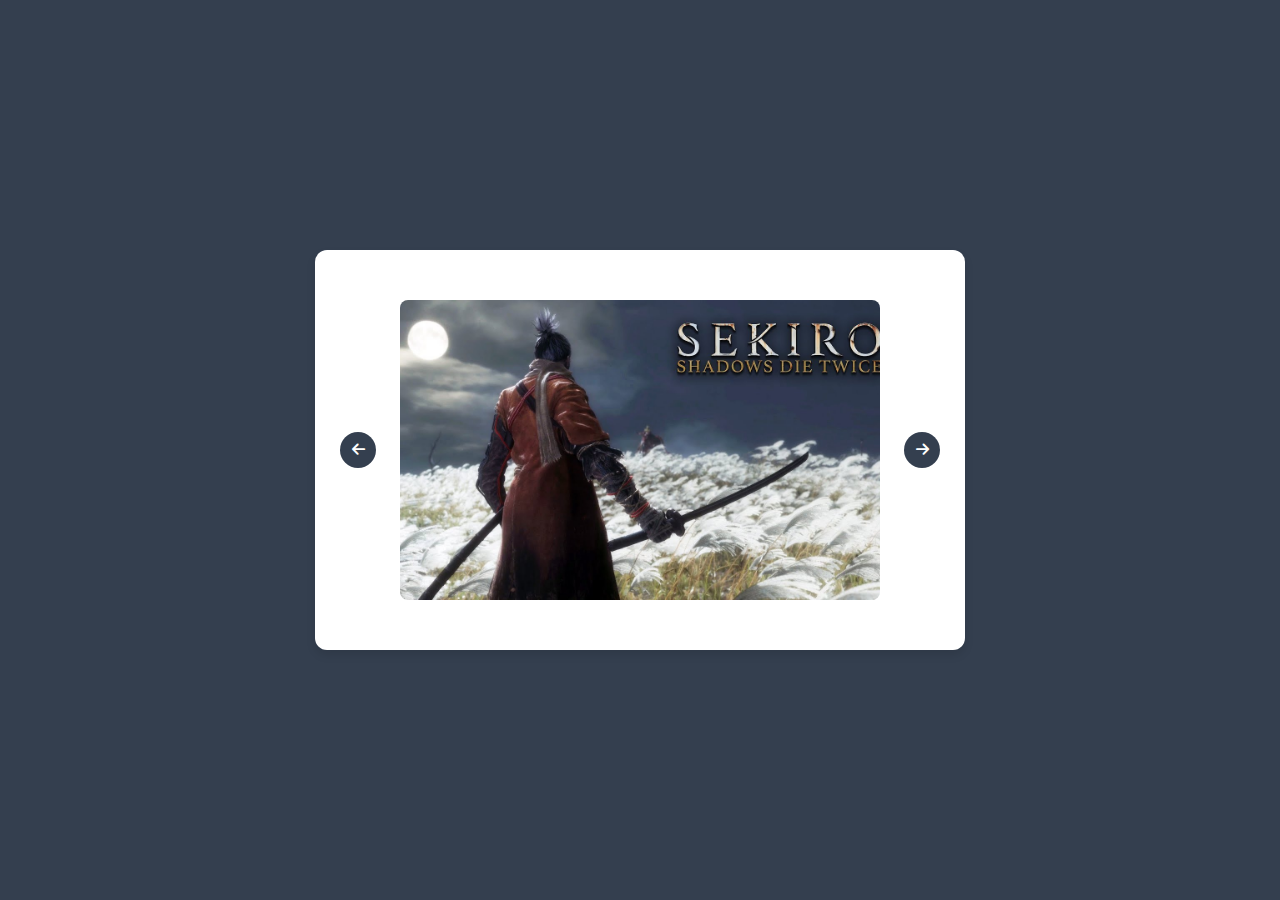
<file: bonus.html>
<!DOCTYPE html>
<html lang="en">
  <head>
    <meta charset="UTF-8" />
    <meta http-equiv="X-UA-Compatible" content="IE=edge" />
    <meta name="viewport" content="width=device-width, initial-scale=1.0" />
    <title>Image Slider JavaScript | CodingNepal</title>
    <link rel="stylesheet" href="bonus.css" />
    <link rel="stylesheet" href="https://cdnjs.cloudflare.com/ajax/libs/font-awesome/6.2.1/css/all.min.css" />
    <script src="bonus.js" defer></script>
  </head>
  <body>
    <section class="wrapper">
      <i class="fa-solid fa-arrow-left button" id="prev"></i>
      <div class="image-container">
        <div class="carousel">
          <img src="imagen1.jpg" alt="" />
          <img src="imagen2.jpg" alt="" />
          <img src="imagen3.jpg" alt="" />
          <img src="imagen4.jpg" alt="" />
        </div>
        <i class="fa-solid fa-arrow-right button" id="next"></i>
      </div>
    </section>
  </body>
</html>
</file>
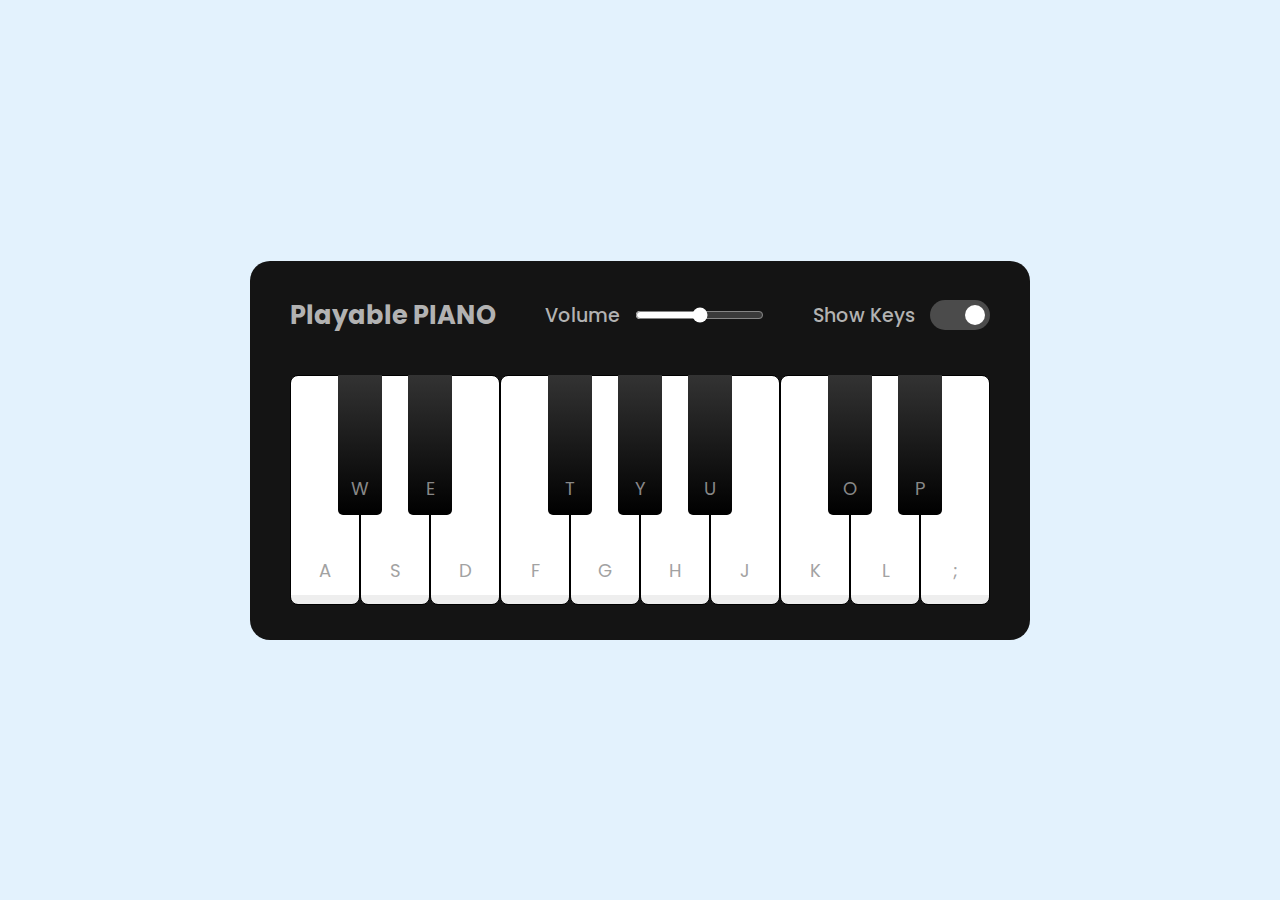
<file: Juego.html>
<!DOCTYPE html>
<html lang="en" dir="ltr">
  <head>
    <meta charset="utf-8">
    <title>Playable Piano JavaScript | CodingNepal</title>
    <link rel="stylesheet" href="style.css">
    <meta name="viewport" content="width=device-width, initial-scale=1.0">
    <link rel="stylesheet" href="Juego.css">
    <script src="juego.js" defer></script>
  </head>
  <body>
    <div class="wrapper">
      <header>
        <h2>Playable PIANO</h2>
        <div class="column volume-slider">
          <span>Volume</span><input type="range" min="0" max="1" value="0.5" step="any">
        </div>
        <div class="column keys-checkbox">
          <span>Show Keys</span><input type="checkbox" checked>
        </div>
      </header>
      <ul class="piano-keys">
        <li class="key white" data-key="a"><span>a</span></li>
        <li class="key black" data-key="w"><span>w</span></li>
        <li class="key white" data-key="s"><span>s</span></li>
        <li class="key black" data-key="e"><span>e</span></li>
        <li class="key white" data-key="d"><span>d</span></li>
        <li class="key white" data-key="f"><span>f</span></li>
        <li class="key black" data-key="t"><span>t</span></li>
        <li class="key white" data-key="g"><span>g</span></li>
        <li class="key black" data-key="y"><span>y</span></li>
        <li class="key white" data-key="h"><span>h</span></li>
        <li class="key black" data-key="u"><span>u</span></li>
        <li class="key white" data-key="j"><span>j</span></li>
        <li class="key white" data-key="k"><span>k</span></li>
        <li class="key black" data-key="o"><span>o</span></li>
        <li class="key white" data-key="l"><span>l</span></li>
        <li class="key black" data-key="p"><span>p</span></li>
        <li class="key white" data-key=";"><span>;</span></li>
      </ul>
    </div>

  </body>
</html>
</file>
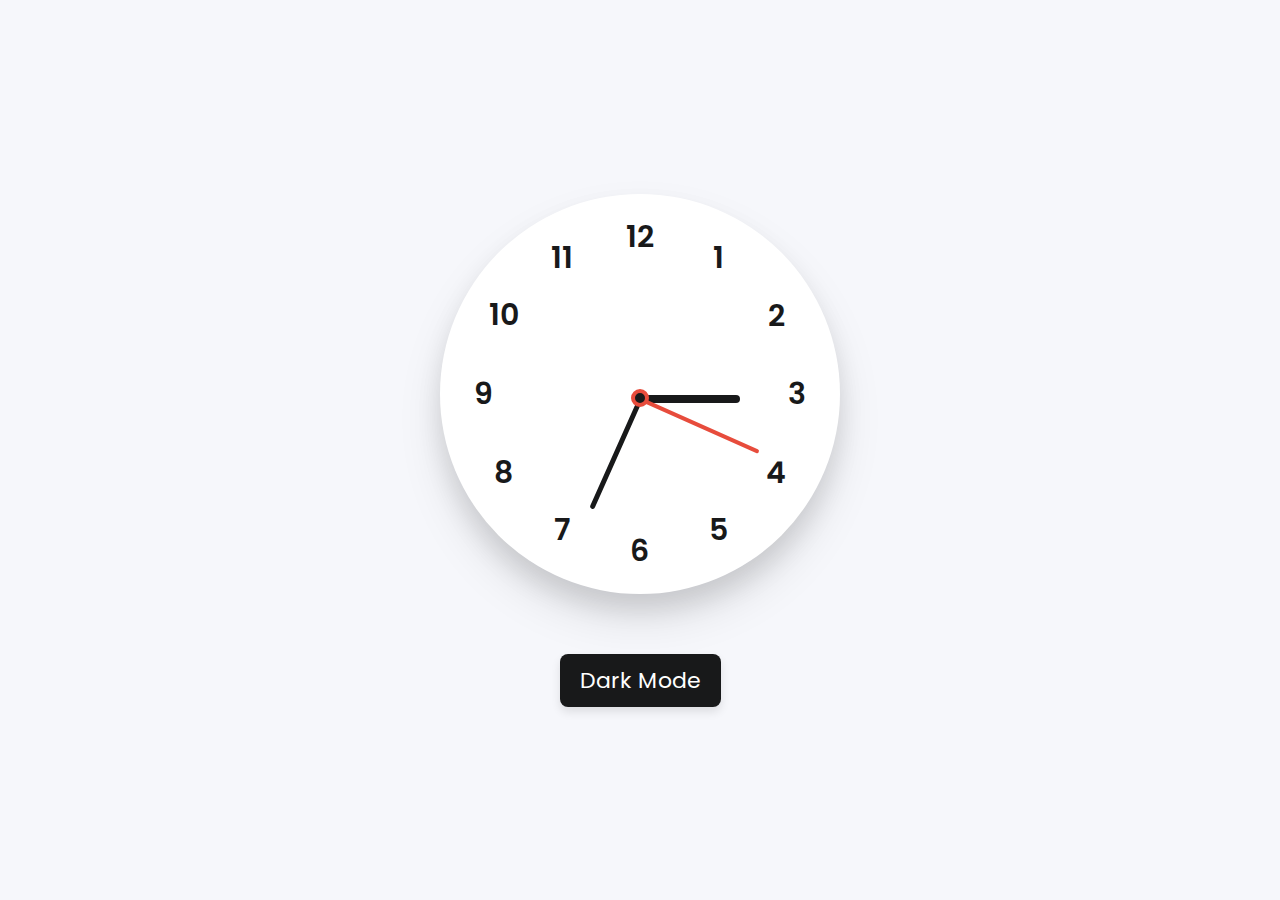
<file: reloj animado.html>
<!DOCTYPE html>
<html lang="en">
  <head>
    <meta charset="UTF-8" />
    <meta http-equiv="X-UA-Compatible" content="IE=edge" />
    <meta name="viewport" content="width=device-width, initial-scale=1.0" />
    <title>Reloj</title>
    <link rel="stylesheet" href="reloj animado.css" />
    <script src="Reloj.js" defer></script>
  </head>
  <body>
    <div class="container">
      <div class="clock">
        <label style="--i: 1"><span>1</span></label>
        <label style="--i: 2"><span>2</span></label>
        <label style="--i: 3"><span>3</span></label>
        <label style="--i: 4"><span>4</span></label>
        <label style="--i: 5"><span>5</span></label>
        <label style="--i: 6"><span>6</span></label>
        <label style="--i: 7"><span>7</span></label>
        <label style="--i: 8"><span>8</span></label>
        <label style="--i: 9"><span>9</span></label>
        <label style="--i: 10"><span>10</span></label>
        <label style="--i: 11"><span>11</span></label>
        <label style="--i: 12"><span>12</span></label>

        <div class="indicator">
          <span class="hand hour"></span>
          <span class="hand minute"></span>
          <span class="hand second"></span>
        </div>
      </div>

      <div class="mode-switch">Dark Mode</div>
    </div>
  </body>
</html>
</file>
<file: bonus.css>
* {
    margin: 0;
    padding: 0;
    box-sizing: border-box;
  }
  body {
    min-height: 100vh;
    display: flex;
    align-items: center;
    justify-content: center;
    background: #343f4f;
  }
  .wrapper {
    display: flex;
    max-width: 650px;
    width: 100%;
    height: 400px;
    background: #fff;
    align-items: center;
    justify-content: center;
    position: relative;
    border-radius: 12px;
    box-shadow: 0 5px 10px rgba(0, 0, 0, 0.1);
  }
  .wrapper i.button {
    position: absolute;
    top: 50%;
    transform: translateY(-50%);
    height: 36px;
    width: 36px;
    background-color: #343f4f;
    border-radius: 50%;
    text-align: center;
    line-height: 36px;
    color: #fff;
    font-size: 15px;
    transition: all 0.3s linear;
    z-index: 100;
    cursor: pointer;
  }
  i.button:active {
    transform: scale(0.94) translateY(-50%);
  }
  i#prev {
    left: 25px;
  }
  i#next {
    right: 25px;
  }
  .image-container {
    height: 320px;
    max-width: 500px;
    width: 100%;
    overflow: hidden;
  }
  .image-container .carousel {
    display: flex;
    height: 100%;
    width: 100%;
    transition: all 0.4s ease;
  }
  .carousel img {
    height: 100%;
    width: 100%;
    border-radius: 18px;
    border: 10px solid #fff;
    object-fit: cover;
  }
</file>
<file: style.css>
/* Import Google font - Poppins */
@import url("https://fonts.googleapis.com/css2?family=Poppins:wght@200;300;400;500;600;700&display=swap");
* {
  margin: 0;
  padding: 0;
  box-sizing: border-box;
  font-family: "Poppins", sans-serif;
}
a {
  text-decoration: none;
}
.header {
  position: fixed;
  height: 80px;
  width: 100%;
  z-index: 100;
  padding: 0 20px;
}
.nav {
  max-width: 1100px;
  width: 100%;
  margin: 0 auto;
}
.nav,
.nav_item {
  display: flex;
  height: 100%;
  align-items: center;
  justify-content: space-between;
}
.nav_logo,
.nav_link,
.button {
  color: #fff;
}
.nav_logo {
  font-size: 25px;
}
.nav_item {
  column-gap: 25px;
}
.nav_link:hover {
  color: #d9d9d9;
}
.button {
  padding: 6px 24px;
  border: 2px solid #fff;
  background: transparent;
  border-radius: 6px;
  cursor: pointer;
}
.button:active {
  transform: scale(0.98);
}

/* Home */
.home {
  position: relative;
  height: 100vh;
  width: 100%;
  background-image: url("back.jpg");
  background-size: cover;
  background-position: center;
}
.home::before {
  content: "";
  position: absolute;
  height: 100%;
  width: 100%;
  background-color: rgba(0, 0, 0, 0.6);
  z-index: 100;
  opacity: 0;
  pointer-events: none;
  transition: all 0.5s ease-out;
}
.home.show::before {
  opacity: 1;
  pointer-events: auto;
}
/* From */
.form_container {
  position: fixed;
  max-width: 320px;
  width: 100%;
  top: 50%;
  left: 50%;
  transform: translate(-50%, -50%) scale(1.2);
  z-index: 101;
  background: #fff;
  padding: 25px;
  border-radius: 12px;
  box-shadow: rgba(0, 0, 0, 0.1);
  opacity: 0;
  pointer-events: none;
  transition: all 0.4s ease-out;
}
.home.show .form_container {
  opacity: 1;
  pointer-events: auto;
  transform: translate(-50%, -50%) scale(1);
}
.signup_form {
  display: none;
}
.form_container.active .signup_form {
  display: block;
}
.form_container.active .login_form {
  display: none;
}
.form_close {
  position: absolute;
  top: 10px;
  right: 20px;
  color: #0b0217;
  font-size: 22px;
  opacity: 0.7;
  cursor: pointer;
}
.form_container h2 {
  font-size: 22px;
  color: #0b0217;
  text-align: center;
}
.input_box {
  position: relative;
  margin-top: 30px;
  width: 100%;
  height: 40px;
}
.input_box input {
  height: 100%;
  width: 100%;
  border: none;
  outline: none;
  padding: 0 30px;
  color: #333;
  transition: all 0.2s ease;
  border-bottom: 1.5px solid #aaaaaa;
}
.input_box input:focus {
  border-color: #7d2ae8;
}
.input_box i {
  position: absolute;
  top: 50%;
  transform: translateY(-50%);
  font-size: 20px;
  color: #707070;
}
.input_box i.email,
.input_box i.password {
  left: 0;
}
.input_box input:focus ~ i.email,
.input_box input:focus ~ i.password {
  color: #7d2ae8;
}
.input_box i.pw_hide {
  right: 0;
  font-size: 18px;
  cursor: pointer;
}
.option_field {
  margin-top: 14px;
  display: flex;
  align-items: center;
  justify-content: space-between;
}
.form_container a {
  color: #7d2ae8;
  font-size: 12px;
}
.form_container a:hover {
  text-decoration: underline;
}
.checkbox {
  display: flex;
  column-gap: 8px;
  white-space: nowrap;
}
.checkbox input {
  accent-color: #7d2ae8;
}
.checkbox label {
  font-size: 12px;
  cursor: pointer;
  user-select: none;
  color: #0b0217;
}
.form_container .button {
  background: #7d2ae8;
  margin-top: 30px;
  width: 100%;
  padding: 10px 0;
  border-radius: 10px;
}
.login_signup {
  font-size: 12px;
  text-align: center;
  margin-top: 15px;
}


*, ::before, ::after {
    margin: 0;
    padding: 0;
    box-sizing: border-box;
  }
  
body {
    font-family: 'Open Sans', sans-serif;
    background-color: #2f414b;
    background-image: linear-gradient(160deg, #000000 0%, #000000 100%);
    display: flex;
    align-items: center;
    min-height: 100vh;
    justify-content: center;
}
  
.post {
    width: 600px;
    height: 400px;
    position: relative;
    overflow: hidden;
    cursor: pointer;
    border-radius: 25px;
    position: relative;
}
  
.post:hover footer {
    width: 100%;
}
  
.post img {
    width: 100%;
    height: 100%;
    display: block;
}
  
.post footer {
    width: 0;
    height: 100%;
    background: rgba(58, 183, 93, 0.71);
    position: absolute;
    top: 0;
    display: flex;
    justify-content: center;
    align-items: center;
    overflow: hidden;
    transition: all 400ms ease-in-out;
}
  
footer h2 {
    color: #fff;
    font-size: 3rem;
    border: 6px solid #fff;
    padding: .8em 1.9em;
}
</file>
<file: Juego.css>
@import url('https://fonts.googleapis.com/css2?family=Poppins:wght@400;500;600&display=swap');
* {
  margin: 0;
  padding: 0;
  box-sizing: border-box;
  font-family: 'Poppins', sans-serif;
}
body {
  display: flex;
  align-items: center;
  justify-content: center;
  min-height: 100vh;
  background: #E3F2FD;
}
.wrapper {
  padding: 35px 40px;
  border-radius: 20px;
  background: #141414;
}
.wrapper header {
  display: flex;
  color: #B2B2B2;
  align-items: center;
  justify-content: space-between;
}
header h2 {
  font-size: 1.6rem;
}
header .column {
  display: flex;
  align-items: center;
}
header span {
  font-weight: 500;
  margin-right: 15px;
  font-size: 1.19rem;
}
header input {
  outline: none;
  border-radius: 30px;
}
.volume-slider input {
  accent-color: #fff;
}
.keys-checkbox input {
  height: 30px;
  width: 60px;
  cursor: pointer;
  appearance: none;
  position: relative;
  background: #4B4B4B
}
.keys-checkbox input::before {
  content: "";
  position: absolute;
  top: 50%;
  left: 5px;
  width: 20px;
  height: 20px;
  border-radius: 50%;
  background: #8c8c8c;
  transform: translateY(-50%);
  transition: all 0.3s ease;
}
.keys-checkbox input:checked::before {
  left: 35px;
  background: #fff;
}
.piano-keys {
  display: flex;
  list-style: none;
  margin-top: 40px;
}
.piano-keys .key {
  cursor: pointer;
  user-select: none;
  position: relative;
  text-transform: uppercase;
}
.piano-keys .black {
  z-index: 2;
  width: 44px;
  height: 140px;
  margin: 0 -22px 0 -22px;
  border-radius: 0 0 5px 5px;
  background: linear-gradient(#333, #000);
}
.piano-keys .black.active {
  box-shadow: inset -5px -10px 10px rgba(255,255,255,0.1);
  background:linear-gradient(to bottom, #000, #434343);
}
.piano-keys .white {
  height: 230px;
  width: 70px;
  border-radius: 8px;
  border: 1px solid #000;
  background: linear-gradient(#fff 96%, #eee 4%);
}
.piano-keys .white.active {
  box-shadow: inset -5px 5px 20px rgba(0,0,0,0.2);
  background:linear-gradient(to bottom, #fff 0%, #eee 100%);
}
.piano-keys .key span {
  position: absolute;
  bottom: 20px;
  width: 100%;
  color: #A2A2A2;
  font-size: 1.13rem;
  text-align: center;
}
.piano-keys .key.hide span {
  display: none;
}
.piano-keys .black span {
  bottom: 13px;
  color: #888888;
}

@media screen and (max-width: 815px) {
  .wrapper {
    padding: 25px;
  }
  header {
    flex-direction: column;
  }
  header :where(h2, .column) {
    margin-bottom: 13px;
  }
  .volume-slider input {
    max-width: 100px;
  }
  .piano-keys {
    margin-top: 20px;
  }
  .piano-keys .key:where(:nth-child(9), :nth-child(10)) {
    display: none;
  }
  .piano-keys .black {
    height: 100px;
    width: 40px;
    margin: 0 -20px 0 -20px;
  }
  .piano-keys .white {
    height: 180px;
    width: 60px;
  }
}

@media screen and (max-width: 615px) {
  .piano-keys .key:nth-child(13),
  .piano-keys .key:nth-child(14),
  .piano-keys .key:nth-child(15),
  .piano-keys .key:nth-child(16),
  .piano-keys .key :nth-child(17) {
    display: none;
  }
  .piano-keys .white {
    width: 50px;
  }
}
</file>
<file: reloj animado.css>
@import url("https://fonts.googleapis.com/css2?family=Poppins:wght@200;300;400;500;600;700&display=swap");
* {
  margin: 0;
  padding: 0;
  box-sizing: border-box;
  font-family: "Poppins", sans-serif;
}
:root {
  --primary-color: #f6f7fb;
  --white-color: #fff;
  --black-color: #18191a;
  --red-color: #e74c3c;
}
body {
  display: flex;
  min-height: 100vh;
  align-items: center;
  justify-content: center;
  background: var(--primary-color);
}
body.dark {
  --primary-color: #242526;
  --white-color: #18191a;
  --black-color: #fff;
  --red-color: #e74c3c;
}
.container {
  display: flex;
  flex-direction: column;
  align-items: center;
  gap: 60px;
}
.container .clock {
  display: flex;
  height: 400px;
  width: 400px;
  border-radius: 50%;
  align-items: center;
  justify-content: center;
  background: var(--white-color);
  box-shadow: 0 15px 25px rgba(0, 0, 0, 0.1), 0 25px 45px rgba(0, 0, 0, 0.1);
  position: relative;
}
.clock label {
  position: absolute;
  inset: 20px;
  text-align: center;
  transform: rotate(calc(var(--i) * (360deg / 12)));
}
.clock label span {
  display: inline-block;
  font-size: 30px;
  font-weight: 600;
  color: var(--black-color);
  transform: rotate(calc(var(--i) * (-360deg / 12)));
}
.container .indicator {
  position: absolute;
  height: 10px;
  width: 10px;
  display: flex;
  justify-content: center;
}
.indicator::before {
  content: "";
  position: absolute;
  height: 100%;
  width: 100%;
  border-radius: 50%;
  z-index: 100;
  background: var(--black-color);
  border: 4px solid var(--red-color);
}
.indicator .hand {
  position: absolute;
  height: 130px;
  width: 4px;
  bottom: 0;
  border-radius: 25px;
  transform-origin: bottom;
  background: var(--red-color);
}
.hand.minute {
  height: 120px;
  width: 5px;
  background: var(--black-color);
}
.hand.hour {
  height: 100px;
  width: 8px;
  background: var(--black-color);
}
.mode-switch {
  padding: 10px 20px;
  border-radius: 8px;
  font-size: 22px;
  font-weight: 400;
  display: inline-block;
  color: var(--white-color);
  background: var(--black-color);
  box-shadow: 0 5px 10px rgba(0, 0, 0, 0.1);
  cursor: pointer;
}
</file>
